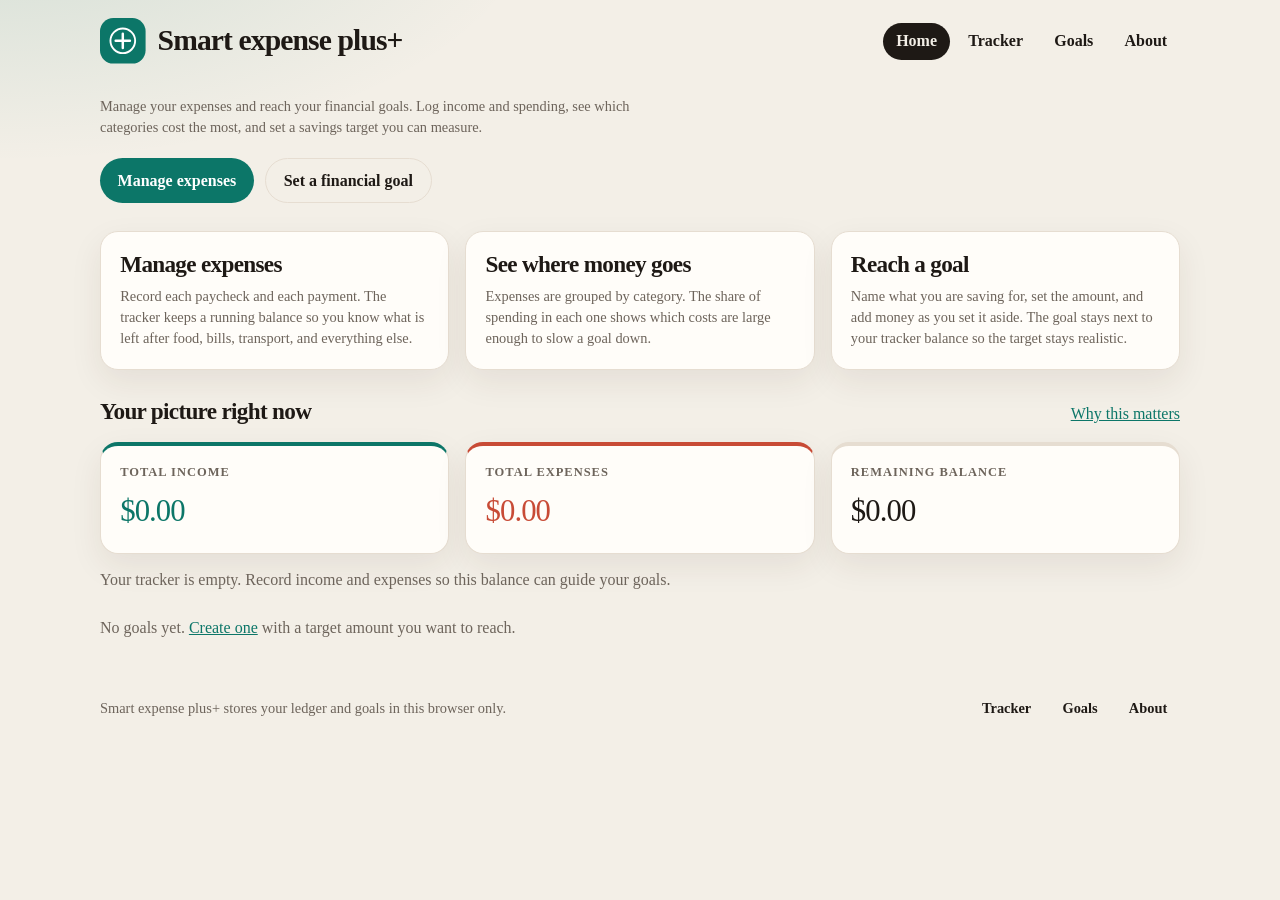
<file: index.html>
<!DOCTYPE html>
<html lang="en">
  <head>
    <meta charset="UTF-8" />
    <meta name="viewport" content="width=device-width, initial-scale=1" />
    <meta
      name="description"
      content="Smart expense plus+ helps you manage everyday expenses and reach financial goals. Track income, spending, and savings targets in your browser."
    />
    
    <link rel="stylesheet" href="style.css" />
  </head>
  <body>
    <header class="topbar">
      <a class="brand" href="index.html">
        <svg class="brand__logo" viewBox="0 0 48 48" aria-hidden="true">
          <rect class="logo-plate" width="48" height="48" rx="14" />
          <circle class="logo-coin" cx="24" cy="24" r="13" />
          <path class="logo-plus" d="M24 16.5v15M16.5 24h15" />
        </svg>
        <span class="brand__name">Smart expense plus+</span>
      </a>
      <nav class="nav" aria-label="Primary">
        <a href="index.html" aria-current="page">Home</a>
        <a href="tracker.html">Tracker</a>
        <a href="goals.html">Goals</a>
        <a href="about.html">About</a>
      </nav>
    </header>

    <main>
      <section class="hero">
        <p class="lede">
          Manage your expenses and reach your financial goals. Log income and spending, see which
          categories cost the most, and set a savings target you can measure.
        </p>
        <div class="hero__actions">
          <a class="button" href="tracker.html">Manage expenses</a>
          <a class="button button--secondary" href="goals.html">Set a financial goal</a>
        </div>
      </section>

      <section class="feature-grid" aria-labelledby="features-heading">
        <h2 id="features-heading" class="visually-hidden">What you can do</h2>
        <a class="feature" href="tracker.html">
          <h2>Manage expenses</h2>
          <p>
            Record each paycheck and each payment. The tracker keeps a running balance so you
            know what is left after food, bills, transport, and everything else.
          </p>
        </a>
        <a class="feature" href="tracker.html#spending">
          <h2>See where money goes</h2>
          <p>
            Expenses are grouped by category. The share of spending in each one shows which
            costs are large enough to slow a goal down.
          </p>
        </a>
        <a class="feature" href="goals.html">
          <h2>Reach a goal</h2>
          <p>
            Name what you are saving for, set the amount, and add money as you set it aside.
            The goal stays next to your tracker balance so the target stays realistic.
          </p>
        </a>
      </section>

      <section aria-labelledby="snapshot-heading">
        <div class="panel__head">
          <h2 id="snapshot-heading">Your picture right now</h2>
          <a href="about.html">Why this matters</a>
        </div>
        <div class="summary">
          <article class="summary-card summary-card--income">
            <p class="summary-card__label">Total income</p>
            <p class="summary-card__value" id="home-income">$0.00</p>
          </article>
          <article class="summary-card summary-card--expense">
            <p class="summary-card__label">Total expenses</p>
            <p class="summary-card__value" id="home-expenses">$0.00</p>
          </article>
          <article class="summary-card summary-card--balance" id="home-balance-card">
            <p class="summary-card__label">Remaining balance</p>
            <p class="summary-card__value" id="home-balance">$0.00</p>
          </article>
        </div>
        <p id="snapshot-note" class="snapshot-note"></p>
        <div id="home-goals" class="goal-grid"></div>
      </section>
    </main>

    <footer class="site-footer">
      <p>Smart expense plus+ stores your ledger and goals in this browser only.</p>
      <nav aria-label="Footer">
        <a href="tracker.html">Tracker</a>
        <a href="goals.html">Goals</a>
        <a href="about.html">About</a>
      </nav>
    </footer>

    <script src="shared.js"></script>
    <script src="home.js"></script>
  </body>
</html>
</file>
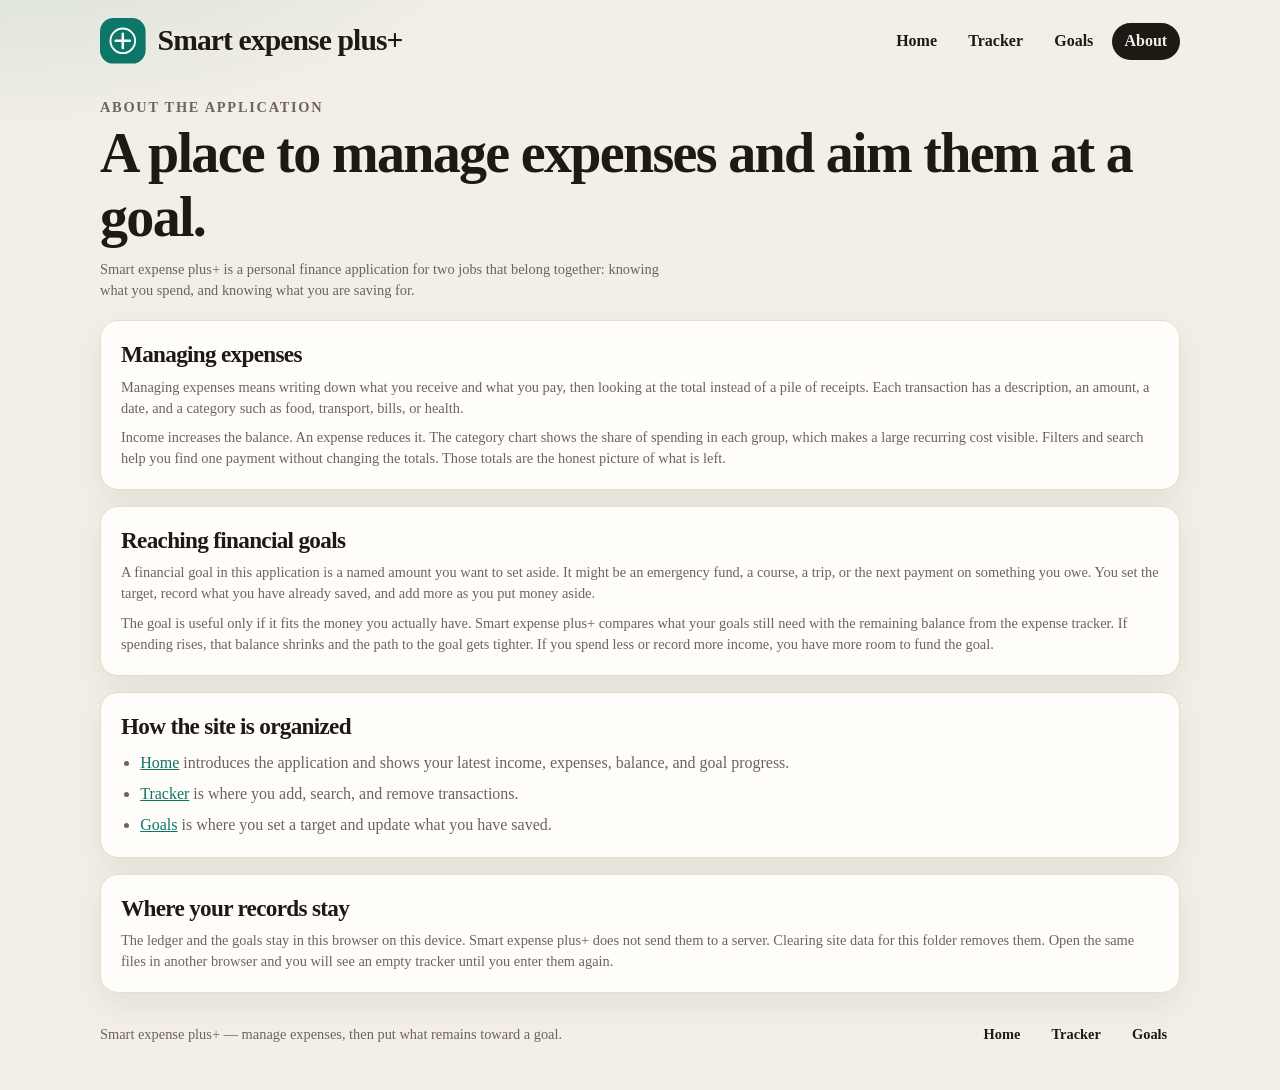
<file: about.html>
<!DOCTYPE html>
<html lang="en">
  <head>
    <meta charset="UTF-8" />
    <meta name="viewport" content="width=device-width, initial-scale=1" />
    <meta
      name="description"
      content="Smart expense plus+ is an application for managing expenses and reaching financial goals, with your records kept in the browser."
    />
    <title>About · Smart expense plus+</title>
    <link rel="stylesheet" href="style.css" />
  </head>
  <body>
    <header class="topbar">
      <a class="brand" href="index.html">
        <svg class="brand__logo" viewBox="0 0 48 48" aria-hidden="true">
          <rect class="logo-plate" width="48" height="48" rx="14" />
          <circle class="logo-coin" cx="24" cy="24" r="13" />
          <path class="logo-plus" d="M24 16.5v15M16.5 24h15" />
        </svg>
        <span class="brand__name">Smart expense plus+</span>
      </a>
      <nav class="nav" aria-label="Primary">
        <a href="index.html">Home</a>
        <a href="tracker.html">Tracker</a>
        <a href="goals.html">Goals</a>
        <a href="about.html" aria-current="page">About</a>
      </nav>
    </header>

    <main class="prose">
      <header class="page-intro">
        <p class="eyebrow">About the application</p>
        <h1>A place to manage expenses and aim them at a goal.</h1>
        <p class="lede">
          Smart expense plus+ is a personal finance application for two jobs that belong together:
          knowing what you spend, and knowing what you are saving for.
        </p>
      </header>

      <section class="panel" aria-labelledby="expenses-heading">
        <h2 id="expenses-heading">Managing expenses</h2>
        <p>
          Managing expenses means writing down what you receive and what you pay, then looking at
          the total instead of a pile of receipts. Each transaction has a description, an amount,
          a date, and a category such as food, transport, bills, or health.
        </p>
        <p>
          Income increases the balance. An expense reduces it. The category chart shows the share
          of spending in each group, which makes a large recurring cost visible. Filters and search
          help you find one payment without changing the totals. Those totals are the honest
          picture of what is left.
        </p>
      </section>

      <section class="panel" aria-labelledby="goals-heading">
        <h2 id="goals-heading">Reaching financial goals</h2>
        <p>
          A financial goal in this application is a named amount you want to set aside. It might
          be an emergency fund, a course, a trip, or the next payment on something you owe. You
          set the target, record what you have already saved, and add more as you put money aside.
        </p>
        <p>
          The goal is useful only if it fits the money you actually have. Smart expense plus+
          compares what your goals still need with the remaining balance from the expense tracker.
          If spending rises, that balance shrinks and the path to the goal gets tighter. If you
          spend less or record more income, you have more room to fund the goal.
        </p>
      </section>

      <section class="panel" aria-labelledby="pages-heading">
        <h2 id="pages-heading">How the site is organized</h2>
        <ul class="page-list">
          <li>
            <a href="index.html">Home</a> introduces the application and shows your latest income,
            expenses, balance, and goal progress.
          </li>
          <li>
            <a href="tracker.html">Tracker</a> is where you add, search, and remove transactions.
          </li>
          <li>
            <a href="goals.html">Goals</a> is where you set a target and update what you have saved.
          </li>
        </ul>
      </section>

      <section class="panel" aria-labelledby="privacy-heading">
        <h2 id="privacy-heading">Where your records stay</h2>
        <p>
          The ledger and the goals stay in this browser on this device. Smart expense plus+ does
          not send them to a server. Clearing site data for this folder removes them. Open the
          same files in another browser and you will see an empty tracker until you enter them again.
        </p>
      </section>
    </main>

    <footer class="site-footer">
      <p>Smart expense plus+ — manage expenses, then put what remains toward a goal.</p>
      <nav aria-label="Footer">
        <a href="index.html">Home</a>
        <a href="tracker.html">Tracker</a>
        <a href="goals.html">Goals</a>
      </nav>
    </footer>
  </body>
</html>
</file>
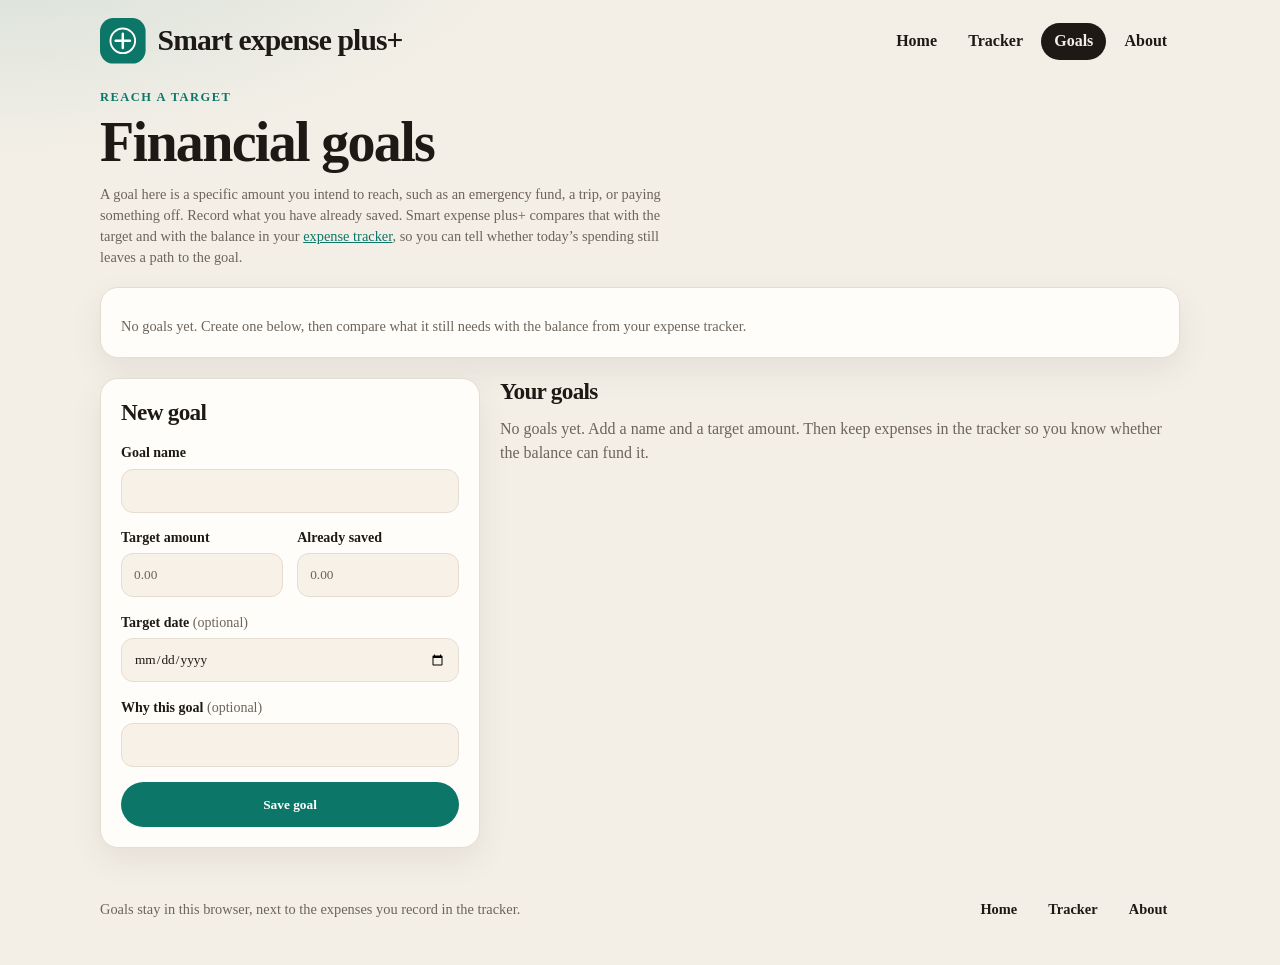
<file: goals.html>
<!DOCTYPE html>
<html lang="en">
  <head>
    <meta charset="UTF-8" />
    <meta name="viewport" content="width=device-width, initial-scale=1" />
    <meta
      name="description"
      content="Set financial goals in Smart expense plus+ and compare what you have saved with the balance left after your expenses."
    />
    <title>Financial goals · Smart expense plus+</title>
    <link rel="stylesheet" href="style.css" />
  </head>
  <body>
    <header class="topbar">
      <a class="brand" href="index.html">
        <svg class="brand__logo" viewBox="0 0 48 48" aria-hidden="true">
          <rect class="logo-plate" width="48" height="48" rx="14" />
          <circle class="logo-coin" cx="24" cy="24" r="13" />
          <path class="logo-plus" d="M24 16.5v15M16.5 24h15" />
        </svg>
        <span class="brand__name">Smart expense plus+</span>
      </a>
      <nav class="nav" aria-label="Primary">
        <a href="index.html">Home</a>
        <a href="tracker.html">Tracker</a>
        <a href="goals.html" aria-current="page">Goals</a>
        <a href="about.html">About</a>
      </nav>
    </header>

    <main>
      <header class="page-intro">
        <p class="eyebrow">Reach a target</p>
        <h1>Financial goals</h1>
        <p class="lede">
          A goal here is a specific amount you intend to reach, such as an emergency fund, a
          trip, or paying something off. Record what you have already saved. Smart expense plus+
          compares that with the target and with the balance in your
          <a href="tracker.html">expense tracker</a>, so you can tell whether today’s spending
          still leaves a path to the goal.
        </p>
      </header>

      <section class="panel comparison" id="goal-comparison"></section>
      <p id="goals-status" class="visually-hidden" aria-live="polite" aria-atomic="true"></p>

      <div class="workspace">
        <section class="panel" aria-labelledby="create-heading">
          <h2 id="create-heading">New goal</h2>
          <form id="goal-form" novalidate>
            <div id="goal-error" class="form-error" role="alert" hidden></div>
            <div class="field">
              <label for="goal-name">Goal name</label>
              <input id="goal-name" name="name" type="text" maxlength="60" autocomplete="off" required />
            </div>
            <div class="field-row">
              <div class="field">
                <label for="goal-target">Target amount</label>
                <input id="goal-target" name="target" type="number" inputmode="decimal" min="0.01" step="0.01" placeholder="0.00" required />
              </div>
              <div class="field">
                <label for="goal-saved">Already saved</label>
                <input id="goal-saved" name="saved" type="number" inputmode="decimal" min="0" step="0.01" placeholder="0.00" />
              </div>
            </div>
            <div class="field">
              <label for="goal-deadline">Target date <span class="optional">(optional)</span></label>
              <input id="goal-deadline" name="deadline" type="date" />
            </div>
            <div class="field">
              <label for="goal-note">Why this goal <span class="optional">(optional)</span></label>
              <input id="goal-note" name="note" type="text" maxlength="140" autocomplete="off" />
            </div>
            <button type="submit" class="button">Save goal</button>
          </form>
        </section>

        <section aria-labelledby="list-heading">
          <h2 id="list-heading">Your goals</h2>
          <p id="goals-empty" class="empty-state">
            No goals yet. Add a name and a target amount. Then keep expenses in the tracker so
            you know whether the balance can fund it.
          </p>
          <div id="goal-list" class="goal-grid" hidden></div>
        </section>
      </div>
    </main>

    <footer class="site-footer">
      <p>Goals stay in this browser, next to the expenses you record in the tracker.</p>
      <nav aria-label="Footer">
        <a href="index.html">Home</a>
        <a href="tracker.html">Tracker</a>
        <a href="about.html">About</a>
      </nav>
    </footer>

    <script src="shared.js"></script>
    <script src="goals.js"></script>
  </body>
</html>
</file>
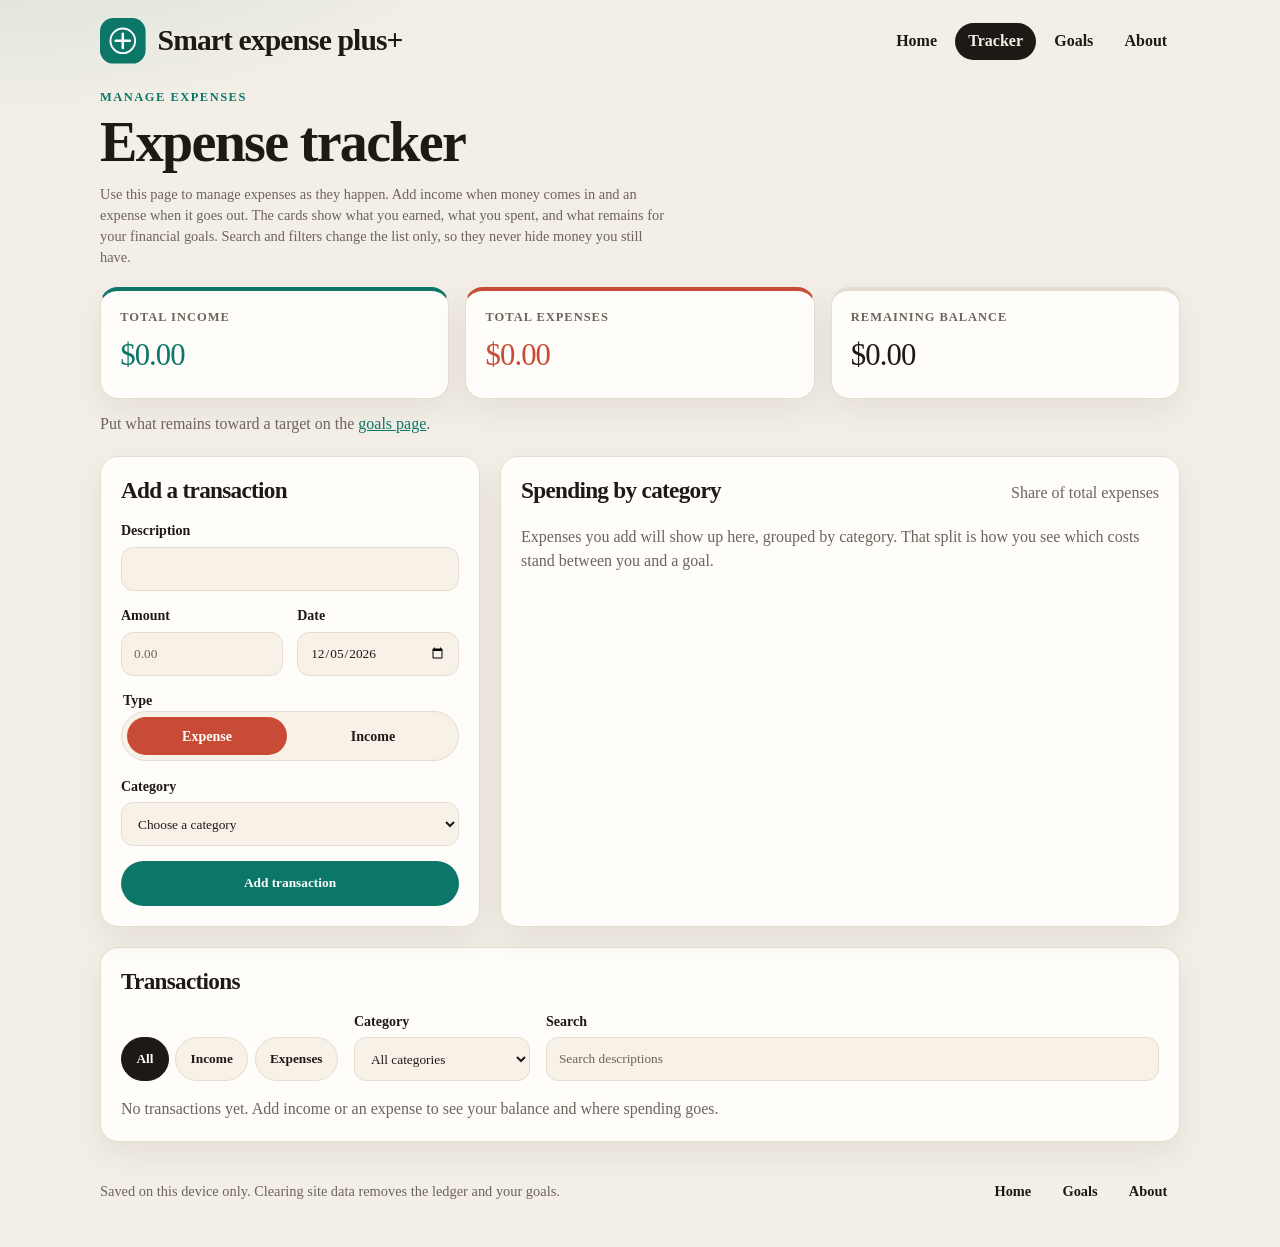
<file: tracker.html>
<!DOCTYPE html>
<html lang="en">
  <head>
    <meta charset="UTF-8" />
    <meta name="viewport" content="width=device-width, initial-scale=1" />
    <meta
      name="description"
      content="Record income and expenses in Smart expense plus+. See your balance and spending by category so you know what is left for your goals."
    />
    <title>Expense tracker · Smart expense plus+</title>
    <link rel="stylesheet" href="style.css" />
  </head>
  <body>
    <header class="topbar">
      <a class="brand" href="index.html">
        <svg class="brand__logo" viewBox="0 0 48 48" aria-hidden="true">
          <rect class="logo-plate" width="48" height="48" rx="14" />
          <circle class="logo-coin" cx="24" cy="24" r="13" />
          <path class="logo-plus" d="M24 16.5v15M16.5 24h15" />
        </svg>
        <span class="brand__name">Smart expense plus+</span>
      </a>
      <nav class="nav" aria-label="Primary">
        <a href="index.html">Home</a>
        <a href="tracker.html" aria-current="page">Tracker</a>
        <a href="goals.html">Goals</a>
        <a href="about.html">About</a>
      </nav>
    </header>

    <main>
      <header class="page-intro">
        <p class="eyebrow">Manage expenses</p>
        <h1>Expense tracker</h1>
        <p class="lede">
          Use this page to manage expenses as they happen. Add income when money comes in and
          an expense when it goes out. The cards show what you earned, what you spent, and what
          remains for your financial goals. Search and filters change the list only, so they
          never hide money you still have.
        </p>
      </header>

      <section class="summary" aria-labelledby="summary-heading">
        <h2 id="summary-heading" class="visually-hidden">Summary</h2>
        <article class="summary-card summary-card--income">
          <p class="summary-card__label">Total income</p>
          <p class="summary-card__value" id="total-income">$0.00</p>
        </article>
        <article class="summary-card summary-card--expense">
          <p class="summary-card__label">Total expenses</p>
          <p class="summary-card__value" id="total-expenses">$0.00</p>
        </article>
        <article class="summary-card summary-card--balance" id="balance-card">
          <p class="summary-card__label">Remaining balance</p>
          <p class="summary-card__value" id="balance">$0.00</p>
        </article>
      </section>
      <p class="page-intro__follow">
        Put what remains toward a target on the <a href="goals.html">goals page</a>.
      </p>
      <p id="balance-status" class="visually-hidden" aria-live="polite" aria-atomic="true"></p>

      <div class="workspace">
        <section class="panel" aria-labelledby="form-heading">
          <h2 id="form-heading">Add a transaction</h2>
          <form id="transaction-form" novalidate>
            <div id="form-error" class="form-error" role="alert" hidden></div>

            <div class="field">
              <label for="description">Description</label>
              <input id="description" name="description" type="text" maxlength="80" autocomplete="off" required />
            </div>

            <div class="field-row">
              <div class="field">
                <label for="amount">Amount</label>
                <input id="amount" name="amount" type="number" inputmode="decimal" min="0.01" step="0.01" placeholder="0.00" required />
              </div>
              <div class="field">
                <label for="date">Date</label>
                <input id="date" name="date" type="date" required />
              </div>
            </div>

            <fieldset class="type-field">
              <legend>Type</legend>
              <div class="type-toggle">
                <label class="type-option">
                  <input type="radio" name="type" value="expense" checked />
                  <span>Expense</span>
                </label>
                <label class="type-option">
                  <input type="radio" name="type" value="income" />
                  <span>Income</span>
                </label>
              </div>
            </fieldset>

            <div class="field">
              <label for="category">Category</label>
              <select id="category" name="category" required>
                <option value="">Choose a category</option>
                <option>Salary</option>
                <option>Freelance</option>
                <option>Food</option>
                <option>Transport</option>
                <option>Bills</option>
                <option>Shopping</option>
                <option>Entertainment</option>
                <option>Health</option>
                <option>Other</option>
              </select>
            </div>

            <button type="submit" class="button">Add transaction</button>
          </form>
        </section>

        <section class="panel" id="spending" aria-labelledby="chart-heading">
          <div class="panel__head">
            <h2 id="chart-heading">Spending by category</h2>
            <p class="panel__note">Share of total expenses</p>
          </div>
          <div id="category-chart" class="chart">
            <p class="empty-copy">
              Expenses you add will show up here, grouped by category. That split is how you see
              which costs stand between you and a goal.
            </p>
          </div>
        </section>
      </div>

      <section class="panel panel--list" aria-labelledby="list-heading">
        <div class="panel__head">
          <h2 id="list-heading">Transactions</h2>
          <p id="result-count" class="panel__note"></p>
        </div>

        <div class="filters">
          <div class="filter-types" role="group" aria-label="Filter by type">
            <button type="button" class="chip is-active" data-filter-type="all" aria-pressed="true">All</button>
            <button type="button" class="chip" data-filter-type="income" aria-pressed="false">Income</button>
            <button type="button" class="chip" data-filter-type="expense" aria-pressed="false">Expenses</button>
          </div>
          <div class="field field--inline">
            <label for="category-filter">Category</label>
            <select id="category-filter">
              <option value="all">All categories</option>
            </select>
          </div>
          <div class="field field--inline field--search">
            <label for="search">Search</label>
            <input id="search" type="search" placeholder="Search descriptions" autocomplete="off" />
          </div>
        </div>

        <p id="empty-state" class="empty-state">
          No transactions yet. Add income or an expense to see your balance and where spending goes.
        </p>
        <p id="no-matches" class="empty-state" hidden>No transactions match these filters.</p>

        <div class="table-wrap" id="table-wrap" hidden>
          <table>
            <caption class="visually-hidden">Transactions sorted by date, newest first</caption>
            <thead>
              <tr>
                <th scope="col">Date</th>
                <th scope="col">Description</th>
                <th scope="col">Category</th>
                <th scope="col">Type</th>
                <th scope="col">Amount</th>
                <th scope="col"><span class="visually-hidden">Actions</span></th>
              </tr>
            </thead>
            <tbody id="transaction-rows"></tbody>
          </table>
        </div>
      </section>
    </main>

    <footer class="site-footer">
      <p>Saved on this device only. Clearing site data removes the ledger and your goals.</p>
      <nav aria-label="Footer">
        <a href="index.html">Home</a>
        <a href="goals.html">Goals</a>
        <a href="about.html">About</a>
      </nav>
    </footer>

    <script src="shared.js"></script>
    <script src="tracker.js"></script>
  </body>
</html>
</file>
<file: style.css>
/* Smart expense plus+ — shared color system for light and dark. */

:root {
  color-scheme: light;
  --bg: #f3efe7;
  --glow: rgba(15, 122, 106, 0.14);
  --surface: #fffdf9;
  --surface-muted: #f7f1e8;
  --text: #1e1915;
  --muted: #6d645b;
  --line: #e6ddd1;
  --income: #0c7668;
  --income-soft: #e4f4f0;
  --expense: #c84b36;
  --expense-soft: #fdeae6;
  --on-accent: #ffffff;
  --on-expense: #ffffff;
  --focus: #0c7668;
  --shadow: 0 12px 32px rgba(62, 42, 22, 0.08);
  --radius: 18px;
  --radius-sm: 12px;
  --space: 1rem;
  --font: "Segoe UI", "Helvetica Neue", system-ui, sans-serif;
  --font-display: Georgia, "Palatino Linotype", Palatino, serif;
  --max: 1080px;
}

@media (prefers-color-scheme: dark) {
  :root {
    color-scheme: dark;
    --bg: #10151b;
    --glow: rgba(77, 214, 188, 0.12);
    --surface: #1a222c;
    --surface-muted: #222c38;
    --text: #f6f1ea;
    --muted: #b7aa9e;
    --line: #33404e;
    --income: #5ee0c5;
    --income-soft: #14332d;
    --expense: #ff907c;
    --expense-soft: #3c221c;
    --on-accent: #10211c;
    --on-expense: #2a100c;
    --focus: #5ee0c5;
    --shadow: 0 14px 36px rgba(0, 0, 0, 0.35);
  }
}

*,
*::before,
*::after {
  box-sizing: border-box;
}

[hidden] {
  display: none !important;
}

body {
  margin: 0;
  min-height: 100vh;
  font-family: var(--font);
  font-size: 1rem;
  line-height: 1.5;
  color: var(--text);
  background:
    radial-gradient(900px 420px at 0% -10%, var(--glow), transparent 60%),
    var(--bg);
}

body,
input,
select,
button {
  font-family: inherit;
}

a {
  color: var(--income);
}

a:hover {
  text-decoration-thickness: 2px;
}

main,
.topbar,
.site-footer {
  width: min(var(--max), calc(100% - 2rem));
  margin-inline: auto;
}

.topbar {
  display: flex;
  justify-content: space-between;
  align-items: center;
  gap: 1rem 1.5rem;
  flex-wrap: wrap;
  padding: 1.15rem 0 0.5rem;
}

.brand {
  display: flex;
  align-items: center;
  gap: 0.75rem;
  color: var(--text);
  font-weight: 700;
  text-decoration: none;
}

.brand__name {
  font-family: var(--font-display);
  font-size: clamp(1.35rem, 2.4vw, 1.85rem);
  font-weight: 600;
  letter-spacing: -0.03em;
  line-height: 1;
}

.brand__logo {
  width: 2.85rem;
  height: 2.85rem;
  flex: none;
  display: block;
}

.logo-plate {
  fill: var(--income);
}

.logo-coin {
  fill: none;
  stroke: var(--on-accent);
  stroke-width: 2;
}

.logo-plus {
  fill: none;
  stroke: var(--on-accent);
  stroke-width: 2.6;
  stroke-linecap: round;
}

.nav,
.site-footer nav {
  display: flex;
  flex-wrap: wrap;
  gap: 0.35rem;
}

.nav a,
.site-footer nav a {
  color: var(--text);
  text-decoration: none;
  font-weight: 650;
  padding: 0.4rem 0.8rem;
  border-radius: 999px;
}

.nav a[aria-current="page"] {
  background: var(--text);
  color: var(--bg);
}

.site-footer {
  display: flex;
  justify-content: space-between;
  align-items: center;
  gap: 1rem;
  flex-wrap: wrap;
  padding: 1.5rem 0 2.4rem;
  color: var(--muted);
  font-size: 0.9rem;
}

.site-footer p {
  margin: 0;
}

.eyebrow {
  margin: 0;
  font-size: 0.78rem;
  font-weight: 700;
  letter-spacing: 0.12em;
  text-transform: uppercase;
  color: var(--income);
}

h1,
h2,
h3 {
  font-family: var(--font-display);
  font-weight: 600;
  letter-spacing: -0.03em;
  line-height: 1.15;
}

h1 {
  margin: 0.2rem 0 0.6rem;
  font-size: clamp(2.1rem, 5vw, 3.5rem);
}

h2 {
  margin: 0;
  font-size: 1.45rem;
}

h3 {
  margin: 0;
  font-size: 1.2rem;
}

.lede {
  margin: 0;
  max-width: 36rem;
  color: var(--muted);
  font-size: 0.9rem;
  line-height: 1.45;
}

.hero {
  padding: 1.5rem 0 1.75rem;
}

.hero__actions {
  display: flex;
  flex-wrap: wrap;
  gap: 0.7rem;
  margin-top: 1.25rem;
}

.page-intro {
  padding: 1rem 0 1.2rem;
}

.page-intro__follow,
.snapshot-note {
  margin: 0.85rem 0 1.25rem;
  color: var(--muted);
}

.feature-grid,
.goal-grid {
  display: grid;
  grid-template-columns: repeat(3, minmax(0, 1fr));
  gap: 1rem;
  margin-bottom: 1.75rem;
}

.feature,
.summary-card,
.panel,
.goal-card {
  background: var(--surface);
  border: 1px solid var(--line);
  border-radius: var(--radius);
  box-shadow: var(--shadow);
}

.feature {
  display: block;
  padding: 1.15rem 1.2rem 1.25rem;
  color: inherit;
  text-decoration: none;
}

.feature p,
.prose p,
.goal-card p,
.comparison p {
  margin: 0.55rem 0 0;
  color: var(--muted);
  font-size: 0.9rem;
  line-height: 1.45;
}

.summary {
  display: grid;
  grid-template-columns: repeat(3, minmax(0, 1fr));
  gap: var(--space);
}

.summary-card {
  min-width: 0;
  overflow: hidden;
  padding: 1.1rem 1.2rem 1.2rem;
  border-top: 4px solid var(--line);
}

.summary-card--income {
  border-top-color: var(--income);
}

.summary-card--expense {
  border-top-color: var(--expense);
}

.summary-card__label {
  margin: 0;
  font-size: 0.78rem;
  font-weight: 700;
  letter-spacing: 0.08em;
  text-transform: uppercase;
  color: var(--muted);
}

.summary-card__value {
  margin: 0.35rem 0 0;
  max-width: 100%;
  overflow: hidden;
  text-overflow: ellipsis;
  white-space: nowrap;
  font-family: var(--font-display);
  font-size: clamp(1.35rem, 2.4vw, 2.1rem);
  font-variant-numeric: tabular-nums;
  letter-spacing: -0.03em;
}

.summary-card--income .summary-card__value {
  color: var(--income);
}

.summary-card--expense .summary-card__value {
  color: var(--expense);
}

.summary-card--balance.is-positive {
  background: var(--income-soft);
  border-color: transparent;
  border-top-color: var(--income);
}

.summary-card--balance.is-positive .summary-card__value {
  color: var(--income);
}

.summary-card--balance.is-negative {
  background: var(--expense-soft);
  border-color: transparent;
  border-top-color: var(--expense);
}

.summary-card--balance.is-negative .summary-card__value {
  color: var(--expense);
}

.workspace {
  display: grid;
  grid-template-columns: minmax(280px, 380px) minmax(0, 1fr);
  gap: 1.25rem;
  margin: 1.25rem 0;
}

.panel {
  min-width: 0;
  padding: 1.25rem;
}

.panel__head {
  display: flex;
  justify-content: space-between;
  align-items: baseline;
  gap: 1rem;
  margin-bottom: 1rem;
}

.panel__note {
  margin: 0;
  color: var(--muted);
}

.panel--list {
  margin-bottom: 0.5rem;
}

.comparison {
  margin-bottom: 0.25rem;
}

form {
  display: grid;
  gap: 0.9rem;
  margin-top: 1rem;
}

.field-row {
  display: grid;
  grid-template-columns: 1fr 1fr;
  gap: 0.9rem;
}

.field {
  display: grid;
  gap: 0.35rem;
}

label,
legend {
  font-size: 0.875rem;
  font-weight: 650;
}

.optional {
  font-weight: 500;
  color: var(--muted);
}

input,
select {
  width: 100%;
  min-height: 2.75rem;
  padding: 0.55rem 0.75rem;
  color: var(--text);
  background: var(--surface-muted);
  border: 1px solid var(--line);
  border-radius: var(--radius-sm);
}

input::placeholder {
  color: var(--muted);
  opacity: 1;
}

.type-field {
  margin: 0;
  padding: 0;
  border: 0;
  display: grid;
  gap: 0.35rem;
}

.type-toggle {
  display: grid;
  grid-template-columns: 1fr 1fr;
  gap: 0.35rem;
  padding: 0.3rem;
  background: var(--surface-muted);
  border: 1px solid var(--line);
  border-radius: 999px;
}

.type-option {
  position: relative;
}

.type-option input {
  position: absolute;
  inset: 0;
  width: 100%;
  height: 100%;
  margin: 0;
  opacity: 0;
  cursor: pointer;
}

.type-option span {
  display: block;
  padding: 0.55rem 0.75rem;
  text-align: center;
  font-weight: 650;
  border-radius: 999px;
}

.type-option input:checked + span {
  background: var(--text);
  color: var(--bg);
}

.type-option input[value="income"]:checked + span {
  background: var(--income);
  color: var(--on-accent);
}

.type-option input[value="expense"]:checked + span {
  background: var(--expense);
  color: var(--on-expense);
}

.form-error {
  margin: 0;
  padding: 0.75rem 0.9rem;
  color: var(--expense);
  background: var(--expense-soft);
  border-radius: var(--radius-sm);
}

.form-error ul {
  margin: 0;
  padding-left: 1.1rem;
}

.button,
.chip,
.delete-btn {
  cursor: pointer;
  border-radius: 999px;
  font-weight: 700;
}

.button {
  display: inline-flex;
  justify-content: center;
  align-items: center;
  min-height: 2.85rem;
  padding: 0.55rem 1.1rem;
  border: 0;
  text-decoration: none;
  color: var(--on-accent);
  background: var(--income);
}

.button:hover {
  filter: brightness(1.05);
}

.button--secondary {
  color: var(--text);
  background: transparent;
  border: 1px solid var(--line);
}

.button--small {
  min-height: 2.75rem;
  padding-inline: 1rem;
}

.chart,
.goal-grid {
  display: grid;
  gap: 0.9rem;
}

.goal-grid {
  grid-template-columns: 1fr;
}

#home-goals {
  grid-template-columns: repeat(auto-fit, minmax(240px, 1fr));
}

.workspace > section > h2 {
  margin-bottom: 0.75rem;
}

.workspace .goal-grid,
.workspace + .goal-grid {
  margin: 0;
}

#goal-list.goal-grid {
  margin-top: 1rem;
}

.goal-card {
  padding: 1rem 1.05rem 1.1rem;
}

.goal-card__head {
  display: flex;
  justify-content: space-between;
  align-items: center;
  gap: 0.75rem;
}

.goal-card__meta {
  font-size: 0.92rem;
}

.goal-save-form {
  display: grid;
  grid-template-columns: minmax(0, 1fr) auto;
  gap: 0.6rem;
  align-items: end;
  margin-top: 0.9rem;
}

.goal-save-form .form-error {
  grid-column: 1 / -1;
}

.bar-row,
.goal-card .bar-label {
  display: grid;
  gap: 0.35rem;
}

.bar-label,
.goal-card .bar-label {
  display: flex;
  justify-content: space-between;
  align-items: baseline;
  gap: 0.75rem;
  min-width: 0;
  font-size: 0.92rem;
}

.bar-label span,
.goal-card .bar-label span {
  min-width: 0;
  overflow: hidden;
  text-overflow: ellipsis;
  white-space: nowrap;
}

.bar-label span:first-child,
.goal-card .bar-label span:first-child {
  flex: 1 1 auto;
}

.bar-label span:last-child,
.goal-card .bar-label span:last-child {
  flex: 0 1 auto;
  max-width: 68%;
  font-variant-numeric: tabular-nums;
  color: var(--muted);
  text-align: right;
}

.bar-track {
  height: 0.7rem;
  background: var(--surface-muted);
  border-radius: 999px;
  overflow: hidden;
}

.bar-fill {
  height: 100%;
  width: 0;
  border-radius: inherit;
  background: var(--expense);
  background: linear-gradient(90deg, var(--expense), color-mix(in srgb, var(--expense) 72%, white));
  transition: width 0.55s cubic-bezier(0.2, 0.7, 0.2, 1);
}

.bar-fill--goal {
  background: var(--income);
  background: linear-gradient(90deg, var(--income), color-mix(in srgb, var(--income) 70%, white));
}

.bar-fill--goal.is-complete {
  background: var(--income);
}

.empty-state,
.empty-copy {
  margin: 0.25rem 0 0;
  color: var(--muted);
}

.filters {
  display: flex;
  flex-wrap: wrap;
  align-items: end;
  gap: 0.85rem 1rem;
  margin-bottom: 1rem;
}

.filter-types {
  display: flex;
  flex-wrap: wrap;
  gap: 0.4rem;
}

.chip {
  min-height: 2.75rem;
  padding: 0.4rem 0.9rem;
  color: var(--text);
  background: var(--surface-muted);
  border: 1px solid var(--line);
}

.chip.is-active {
  color: var(--on-accent);
  background: var(--text);
  border-color: var(--text);
}

.field--inline {
  min-width: 11rem;
}

.field--search {
  flex: 1 1 14rem;
}

.table-wrap {
  overflow-x: auto;
  border: 1px solid var(--line);
  border-radius: var(--radius-sm);
}

table {
  width: 100%;
  border-collapse: collapse;
}

th,
td {
  padding: 0.8rem 0.9rem;
  text-align: left;
  vertical-align: middle;
}

th {
  font-size: 0.75rem;
  letter-spacing: 0.06em;
  text-transform: uppercase;
  color: var(--muted);
  background: var(--surface-muted);
}

tbody tr + tr td {
  border-top: 1px solid var(--line);
}

.cell-label {
  display: none;
}

.badge {
  display: inline-block;
  padding: 0.15rem 0.55rem;
  border-radius: 999px;
  font-size: 0.8rem;
  font-weight: 700;
}

.badge--income {
  color: var(--income);
  background: var(--income-soft);
}

.badge--expense {
  color: var(--expense);
  background: var(--expense-soft);
}

.amount {
  max-width: 100%;
  font-variant-numeric: tabular-nums;
  font-weight: 750;
}

.amount span:last-child {
  display: inline-block;
  max-width: 100%;
  overflow: hidden;
  text-overflow: ellipsis;
  white-space: nowrap;
  vertical-align: bottom;
}

.amount--income {
  color: var(--income);
}

.amount--expense {
  color: var(--expense);
}

.delete-btn {
  min-height: 2.25rem;
  padding: 0.3rem 0.75rem;
  color: var(--expense);
  background: transparent;
  border: 1px solid var(--line);
}

.delete-btn:hover {
  background: var(--expense-soft);
  border-color: transparent;
}

.prose section + section {
  margin-top: 1rem;
}

.page-list {
  margin: 0.7rem 0 0;
  padding-left: 1.2rem;
  color: var(--muted);
}

.page-list li + li {
  margin-top: 0.45rem;
}

#spending {
  scroll-margin-top: 1rem;
}

:focus {
  outline: none;
}

:focus-visible {
  outline: 2px solid var(--focus);
  outline-offset: 2px;
}

.type-option input:focus-visible + span {
  outline: 2px solid var(--focus);
  outline-offset: 2px;
}

@media (prefers-reduced-motion: reduce) {
  .bar-fill {
    transition: none;
  }
}

@media (max-width: 860px) {
  .summary,
  .workspace,
  .feature-grid {
    grid-template-columns: 1fr;
  }
}

@media (max-width: 720px) {
  .field-row,
  .goal-save-form {
    grid-template-columns: 1fr;
  }

  .panel__head,
  .site-footer {
    flex-direction: column;
    align-items: flex-start;
  }

  .table-wrap {
    overflow: visible;
    border: 0;
  }

  table,
  tbody,
  tr,
  td {
    display: block;
  }

  thead {
    display: none;
  }

  tbody {
    display: grid;
    gap: 0.75rem;
  }

  tbody tr {
    padding: 0.95rem 1rem;
    background: var(--surface-muted);
    border: 1px solid var(--line);
    border-radius: var(--radius-sm);
  }

  td {
    display: flex;
    justify-content: space-between;
    align-items: baseline;
    gap: 1rem;
    padding: 0.35rem 0;
  }

  tbody tr + tr td {
    border-top: 0;
  }

  .cell-label {
    display: block;
    flex: none;
    font-size: 0.72rem;
    font-weight: 700;
    letter-spacing: 0.06em;
    text-transform: uppercase;
    color: var(--muted);
  }

  td:last-child {
    justify-content: flex-end;
    padding-top: 0.6rem;
  }
}

.visually-hidden {
  position: absolute;
  width: 1px;
  height: 1px;
  padding: 0;
  margin: -1px;
  overflow: hidden;
  clip: rect(0, 0, 0, 0);
  white-space: nowrap;
  border: 0;
}
</file>
